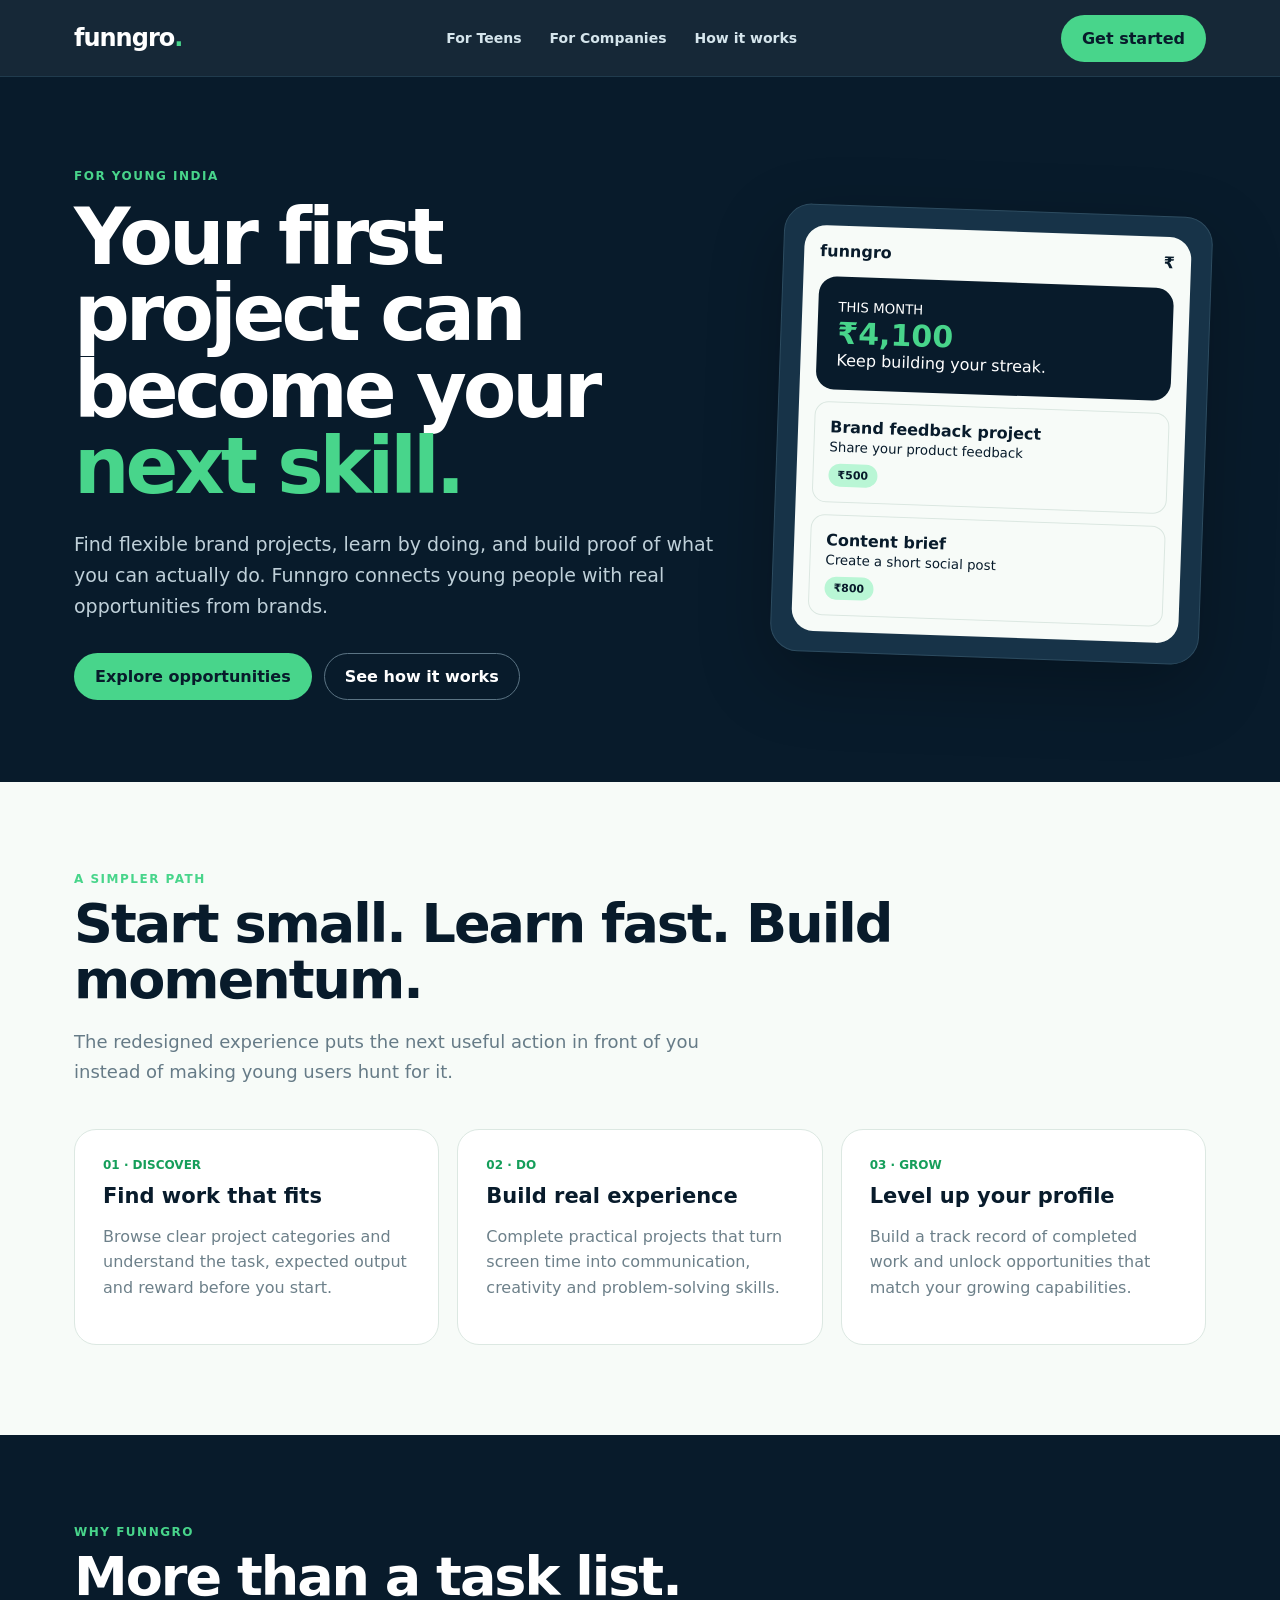
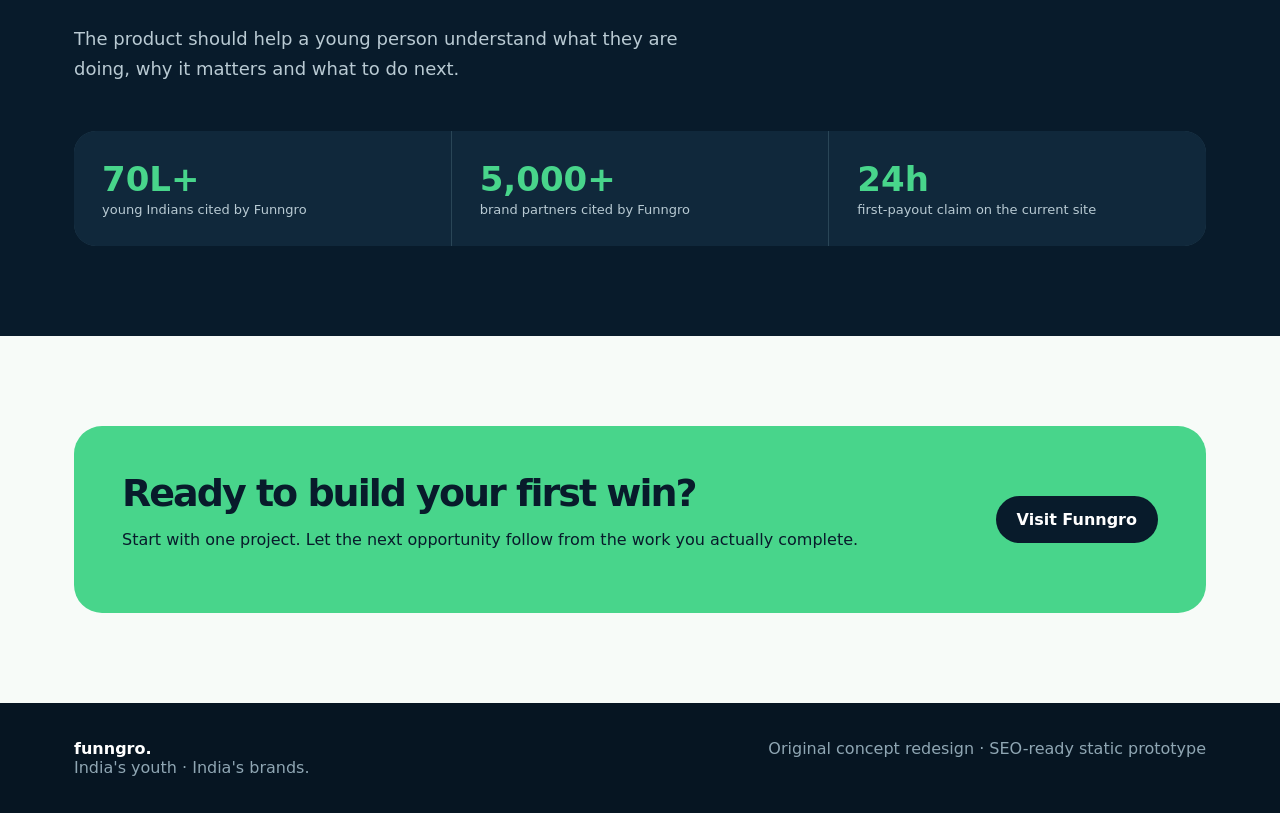
<file: index.html>
<!doctype html><html lang="en"><head><meta charset="utf-8"><meta name="viewport" content="width=device-width,initial-scale=1"><meta http-equiv="refresh" content="0;url=teen.html"><title>Funngro Revamp Prototype</title></head><body><a href="teen.html">Open prototype</a></body></html>
</file>
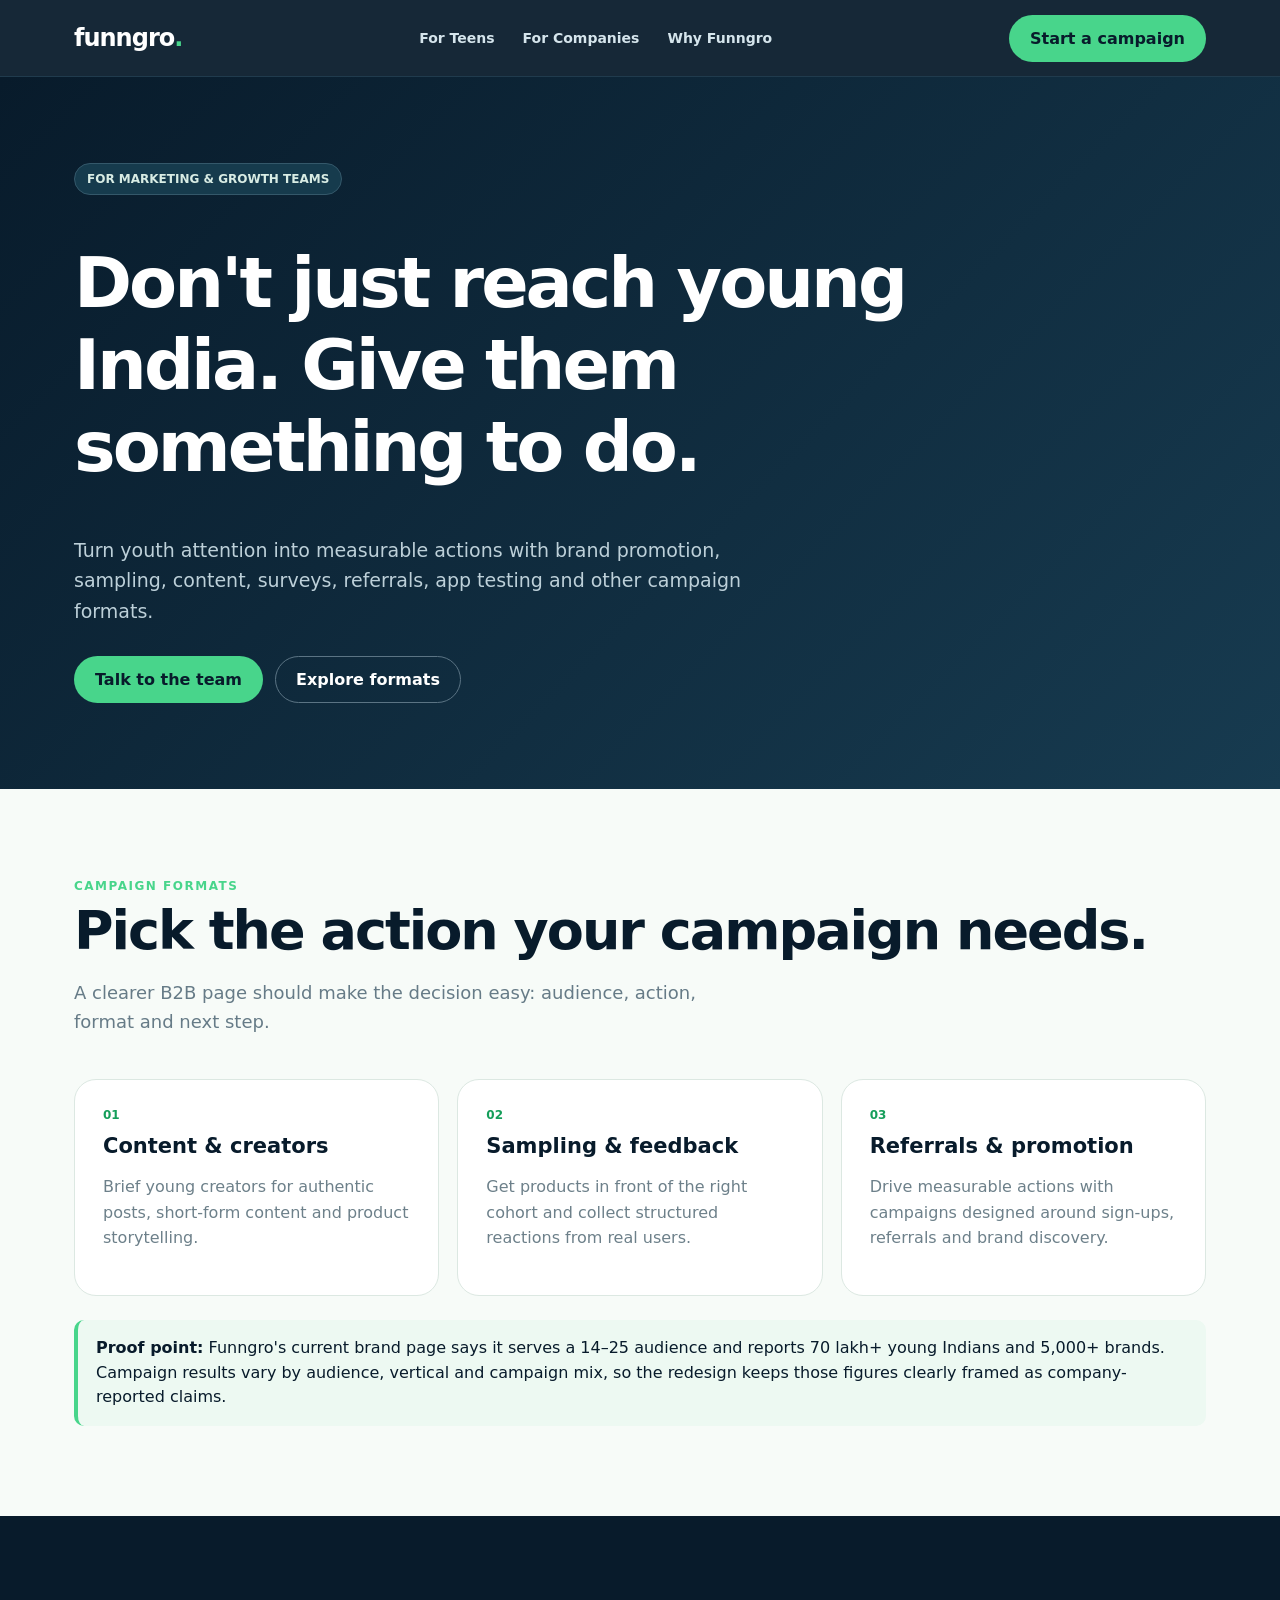
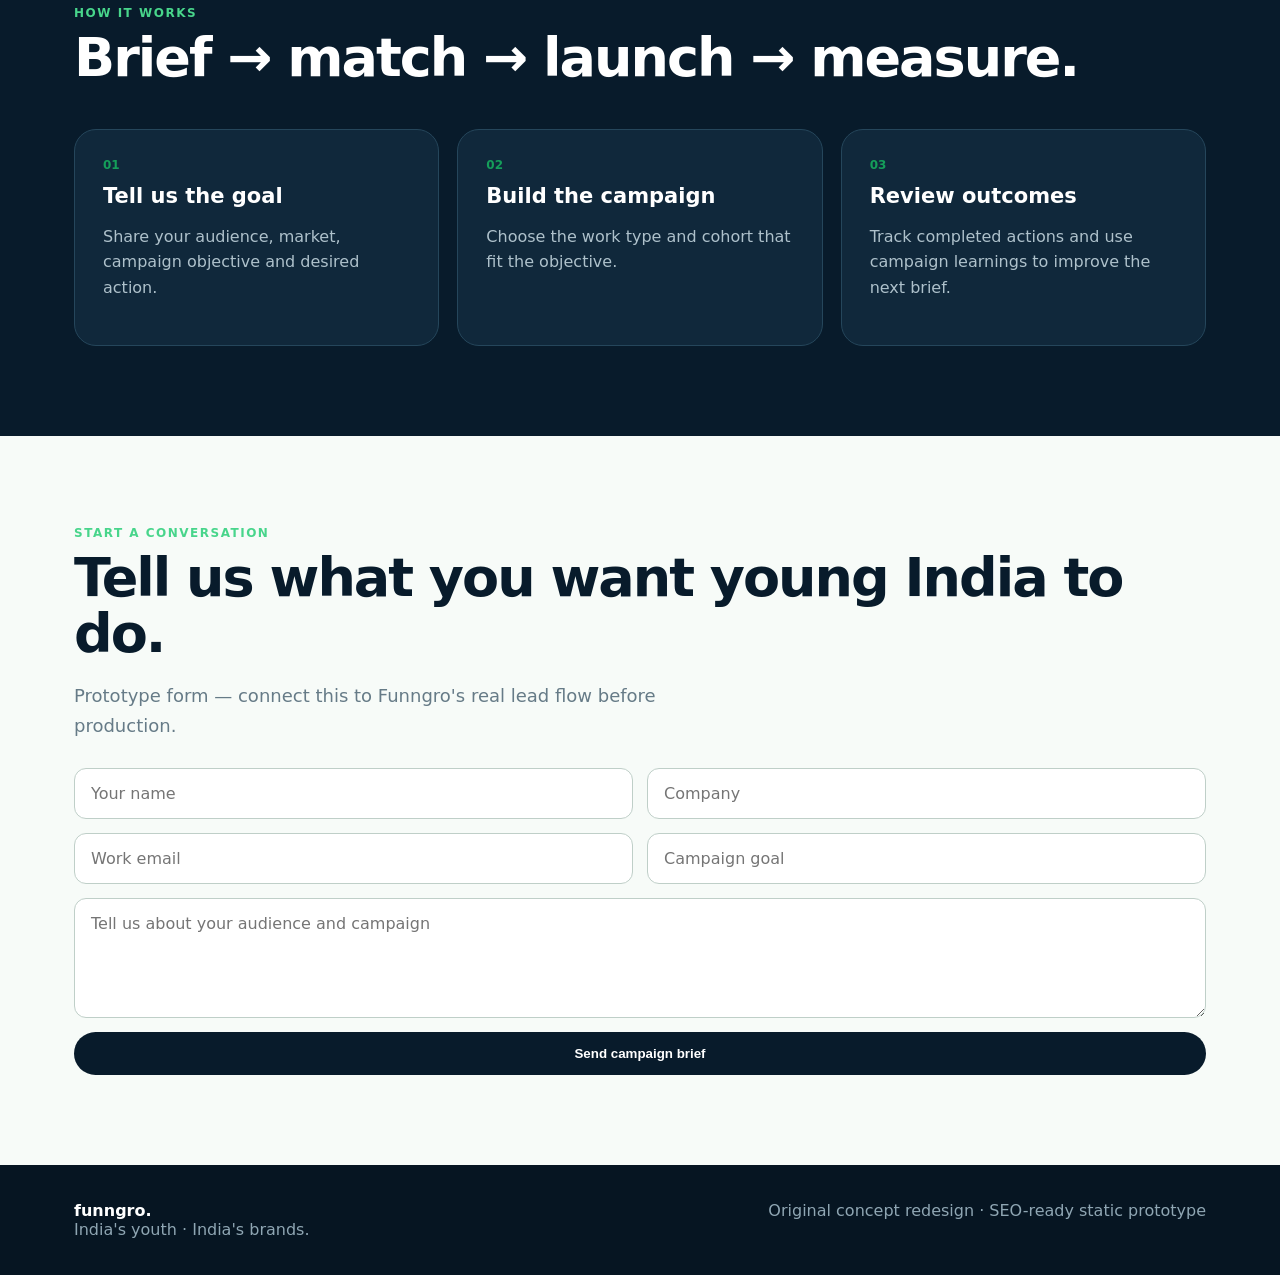
<file: companies.html>
<!doctype html>
<html lang="en">
<head>
<meta charset="utf-8"><meta name="viewport" content="width=device-width,initial-scale=1">
<title>Hire Young India — Funngro for Companies</title>
<meta name="description" content="Reach young India through brand promotion, sampling, content, surveys, referrals and other campaign formats on Funngro.">
<link rel="canonical" href="https://www.funngro.com/for-brands">
<meta property="og:title" content="Hire Young India — Funngro for Companies"><meta property="og:description" content="Campaigns built around action, not just impressions.">
<link rel="stylesheet" href="styles.css">
<script type="application/ld+json">{"@context":"https://schema.org","@type":"WebPage","name":"Funngro for Companies","description":"Brand campaign and youth marketing opportunities through Funngro."}</script>
</head>
<body>
<nav class="nav"><div class="wrap navin"><a class="logo" href="index.html">funngro<span>.</span></a><div class="links"><a href="teen.html">For Teens</a><a href="companies.html">For Companies</a><a href="#why">Why Funngro</a></div><a class="btn btn-primary" href="#contact">Start a campaign</a></div></nav>
<header class="company-hero"><div class="wrap"><span class="audience">FOR MARKETING & GROWTH TEAMS</span><h1>Don't just reach young India. Give them something to do.</h1><p>Turn youth attention into measurable actions with brand promotion, sampling, content, surveys, referrals, app testing and other campaign formats.</p><div class="actions"><a class="btn btn-primary" href="#contact">Talk to the team</a><a class="btn btn-outline" href="#why">Explore formats</a></div></div></header>
<section class="section" id="why"><div class="wrap"><div class="eyebrow">Campaign formats</div><h2>Pick the action your campaign needs.</h2><p class="lead">A clearer B2B page should make the decision easy: audience, action, format and next step.</p>
<div class="grid3"><article class="card"><div class="num">01</div><h3>Content & creators</h3><p>Brief young creators for authentic posts, short-form content and product storytelling.</p></article><article class="card"><div class="num">02</div><h3>Sampling & feedback</h3><p>Get products in front of the right cohort and collect structured reactions from real users.</p></article><article class="card"><div class="num">03</div><h3>Referrals & promotion</h3><p>Drive measurable actions with campaigns designed around sign-ups, referrals and brand discovery.</p></article></div>
<div class="notice"><strong>Proof point:</strong> Funngro's current brand page says it serves a 14–25 audience and reports 70 lakh+ young Indians and 5,000+ brands. Campaign results vary by audience, vertical and campaign mix, so the redesign keeps those figures clearly framed as company-reported claims.</div>
</div></section>
<section class="section dark"><div class="wrap"><div class="eyebrow">How it works</div><h2>Brief → match → launch → measure.</h2><div class="grid3"><article class="card"><div class="num">01</div><h3>Tell us the goal</h3><p>Share your audience, market, campaign objective and desired action.</p></article><article class="card"><div class="num">02</div><h3>Build the campaign</h3><p>Choose the work type and cohort that fit the objective.</p></article><article class="card"><div class="num">03</div><h3>Review outcomes</h3><p>Track completed actions and use campaign learnings to improve the next brief.</p></article></div></div></section>
<section class="section" id="contact"><div class="wrap"><div class="eyebrow">Start a conversation</div><h2>Tell us what you want young India to do.</h2><p class="lead">Prototype form — connect this to Funngro's real lead flow before production.</p>
<form class="form" action="mailto:hello@funngro.com" method="post" enctype="text/plain"><input class="input" name="name" placeholder="Your name" required><input class="input" name="company" placeholder="Company" required><input class="input" name="email" type="email" placeholder="Work email" required><input class="input" name="goal" placeholder="Campaign goal"><textarea class="input textarea full" name="message" placeholder="Tell us about your audience and campaign"></textarea><button class="btn btn-dark full" type="submit">Send campaign brief</button></form></div></section>
<footer class="footer"><div class="wrap footerin"><div><b>funngro.</b><br>India's youth · India's brands.</div><div>Original concept redesign · SEO-ready static prototype</div></div></footer>
</body></html>
</file>
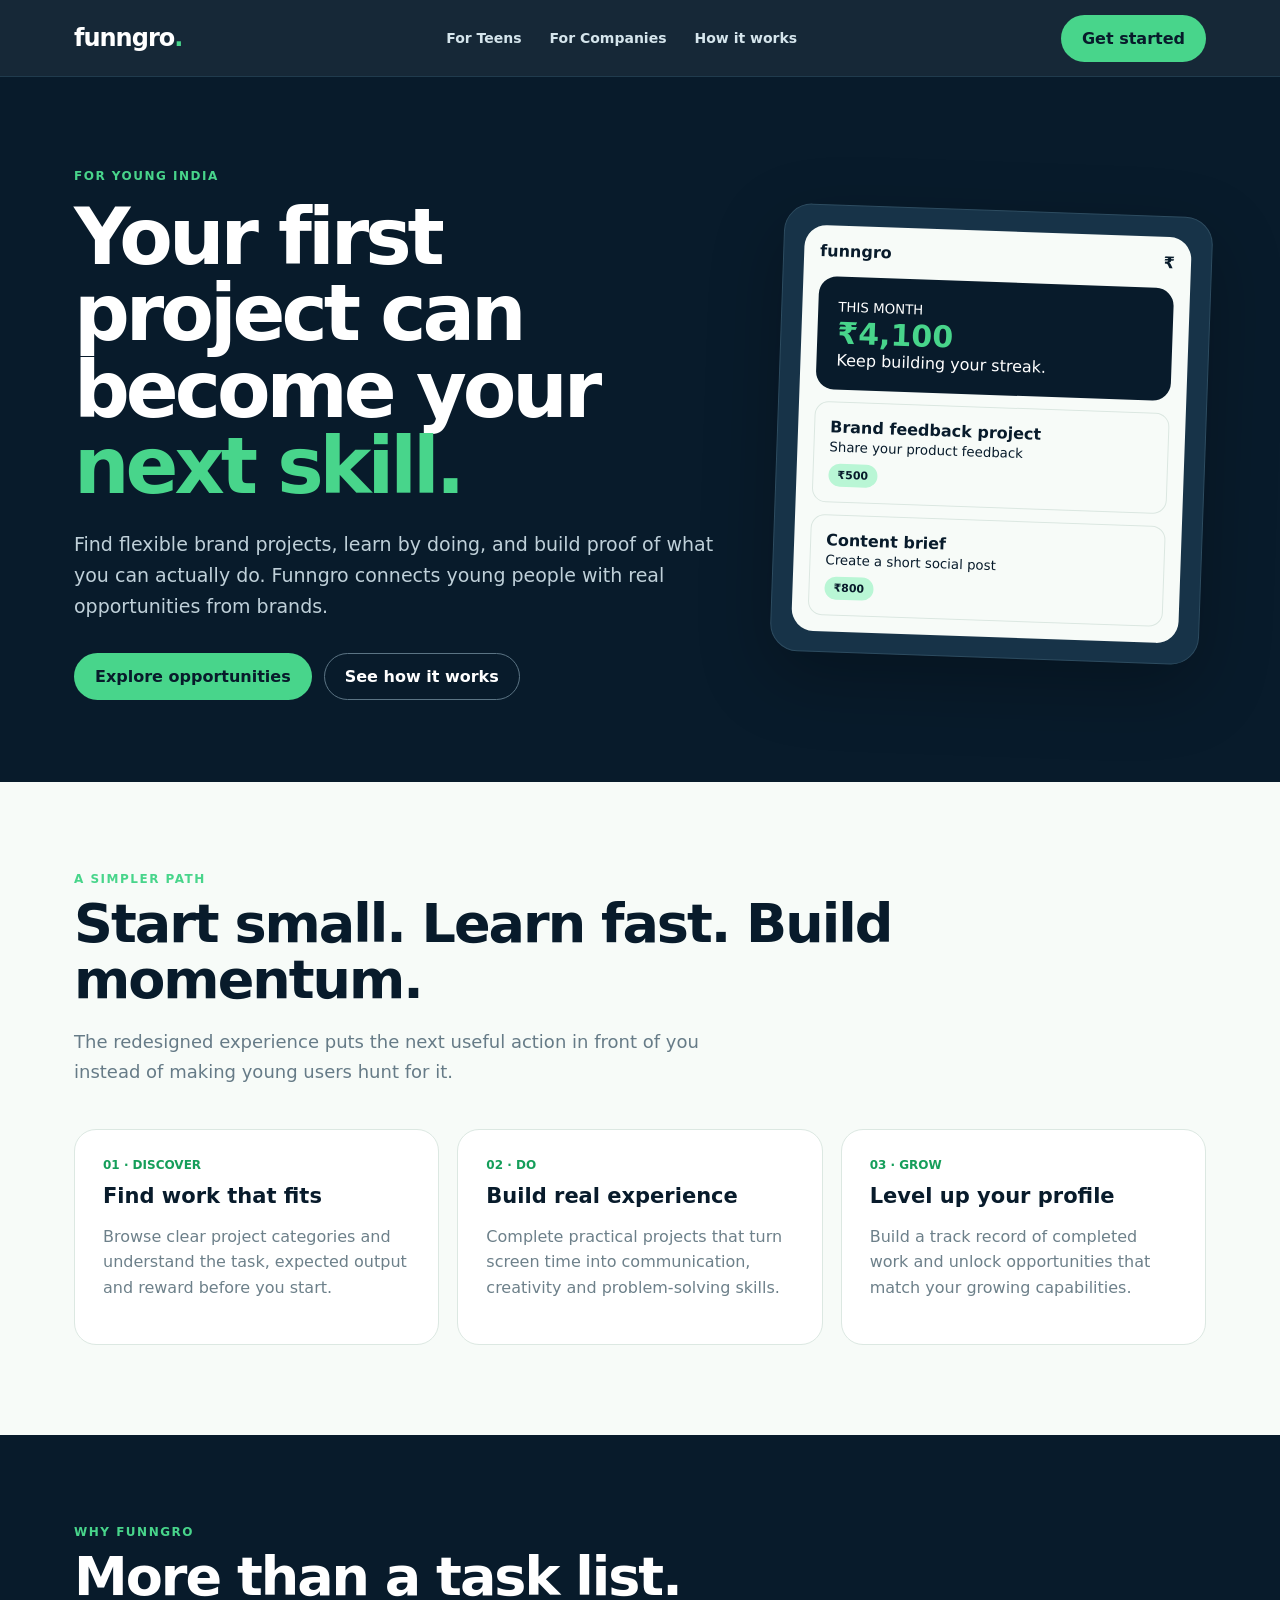
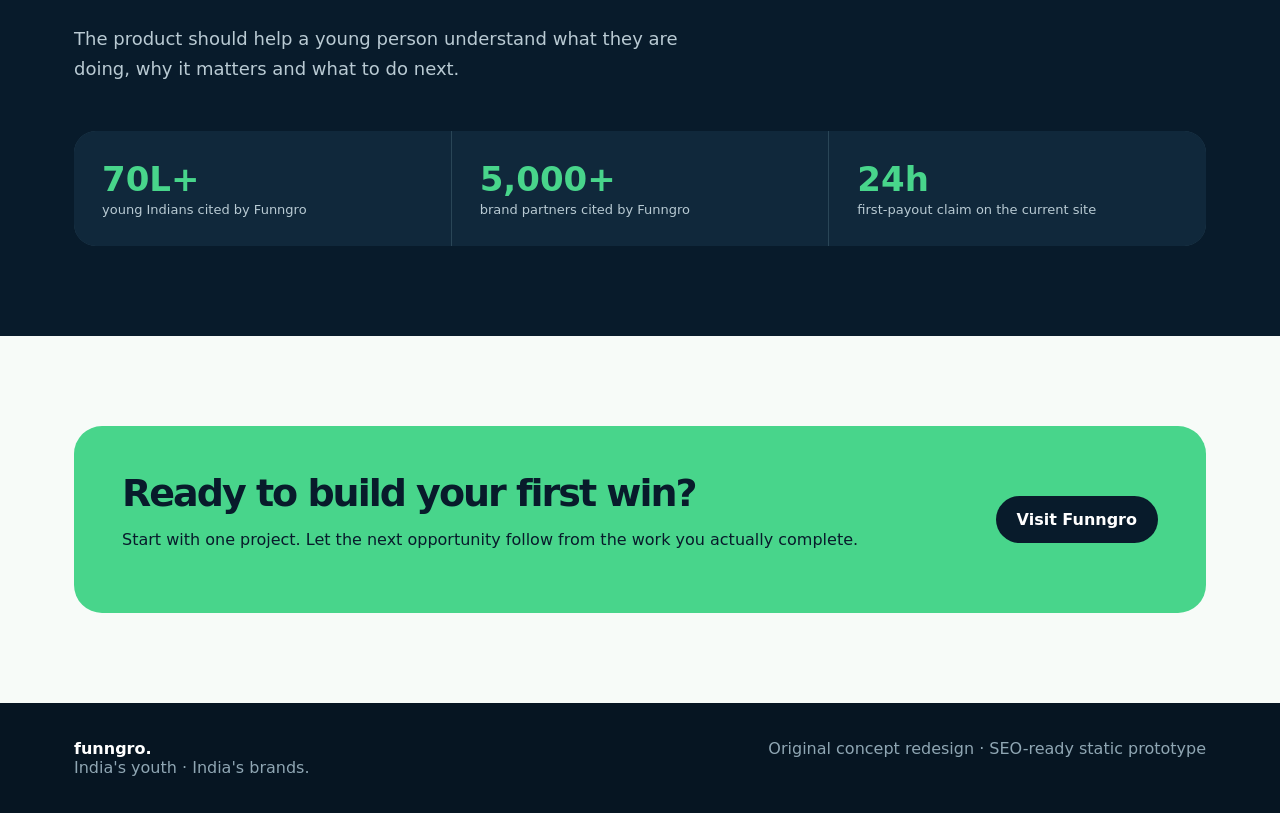
<file: teen.html>
<!doctype html>
<html lang="en">
<head>
<meta charset="utf-8"><meta name="viewport" content="width=device-width,initial-scale=1">
<title>Earn, Learn & Build — Funngro for Teens</title>
<meta name="description" content="Discover flexible brand projects, build real-world skills and earn through Funngro's teen platform.">
<link rel="canonical" href="https://www.funngro.com/teen">
<meta property="og:title" content="Earn, Learn & Build — Funngro for Teens"><meta property="og:description" content="Real projects. Real skills. Flexible opportunities for young India.">
<link rel="stylesheet" href="styles.css">
<script type="application/ld+json">{"@context":"https://schema.org","@type":"WebPage","name":"Funngro for Teens","description":"Flexible project opportunities and skill-building for young people in India."}</script>
</head>
<body>
<nav class="nav"><div class="wrap navin"><a class="logo" href="index.html">funngro<span>.</span></a><div class="links"><a href="teen.html">For Teens</a><a href="companies.html">For Companies</a><a href="#how">How it works</a></div><a class="btn btn-primary" href="#start">Get started</a></div></nav>
<header class="hero"><div class="wrap hero-grid"><div><div class="eyebrow">For young India</div><h1>Your first project can become your <em>next skill.</em></h1><p>Find flexible brand projects, learn by doing, and build proof of what you can actually do. Funngro connects young people with real opportunities from brands.</p><div class="actions"><a class="btn btn-primary" href="#start">Explore opportunities</a><a class="btn btn-outline" href="#how">See how it works</a></div></div>
<div class="mock"><div class="phone"><div class="phone-top"><span>funngro</span><span>₹</span></div><div class="earn"><small>THIS MONTH</small><strong>₹4,100</strong><span>Keep building your streak.</span></div><div class="task"><b>Brand feedback project</b><small>Share your product feedback</small><div><span class="pill">₹500</span></div></div><div class="task"><b>Content brief</b><small>Create a short social post</small><div><span class="pill">₹800</span></div></div></div></div></div></header>
<section class="section" id="how"><div class="wrap"><div class="eyebrow">A simpler path</div><h2>Start small. Learn fast. Build momentum.</h2><p class="lead">The redesigned experience puts the next useful action in front of you instead of making young users hunt for it.</p>
<div class="grid3"><article class="card"><div class="num">01 · DISCOVER</div><h3>Find work that fits</h3><p>Browse clear project categories and understand the task, expected output and reward before you start.</p></article><article class="card"><div class="num">02 · DO</div><h3>Build real experience</h3><p>Complete practical projects that turn screen time into communication, creativity and problem-solving skills.</p></article><article class="card"><div class="num">03 · GROW</div><h3>Level up your profile</h3><p>Build a track record of completed work and unlock opportunities that match your growing capabilities.</p></article></div></div></section>
<section class="section dark"><div class="wrap"><div class="eyebrow">Why Funngro</div><h2>More than a task list.</h2><p class="lead">The product should help a young person understand what they are doing, why it matters and what to do next.</p><div class="stats"><div class="stat"><strong>70L+</strong><span>young Indians cited by Funngro</span></div><div class="stat"><strong>5,000+</strong><span>brand partners cited by Funngro</span></div><div class="stat"><strong>24h</strong><span>first-payout claim on the current site</span></div></div></div></section>
<section class="section" id="start"><div class="wrap"><div class="cta"><div><h2>Ready to build your first win?</h2><p>Start with one project. Let the next opportunity follow from the work you actually complete.</p></div><a class="btn btn-dark" href="https://www.funngro.com/teen">Visit Funngro</a></div></div></section>
<footer class="footer"><div class="wrap footerin"><div><b>funngro.</b><br>India's youth · India's brands.</div><div>Original concept redesign · SEO-ready static prototype</div></div></footer>
</body></html>
</file>
<file: styles.css>
:root{--ink:#081b2b;--ink2:#10283b;--mint:#48d58b;--mint2:#b9f6d5;--cream:#f7fbf8;--muted:#a9bdc9;--line:#244156;--white:#fff}
*{box-sizing:border-box}html{scroll-behavior:smooth}body{margin:0;font-family:Inter,ui-sans-serif,system-ui,-apple-system,BlinkMacSystemFont,"Segoe UI",sans-serif;background:var(--cream);color:var(--ink)}
a{text-decoration:none;color:inherit}.wrap{max-width:1180px;margin:auto;padding:0 24px}
.nav{position:sticky;top:0;z-index:20;background:rgba(8,27,43,.94);backdrop-filter:blur(16px);color:#fff;border-bottom:1px solid #203b4d}
.navin{height:76px;display:flex;align-items:center;justify-content:space-between}.logo{font-weight:900;font-size:24px;letter-spacing:-1px}.logo span{color:var(--mint)}
.links{display:flex;gap:28px;align-items:center;color:#d5e5ec;font-size:14px;font-weight:700}.links a:hover{color:var(--mint)}
.btn{display:inline-flex;align-items:center;justify-content:center;border-radius:999px;padding:13px 20px;font-weight:800;border:1px solid transparent}.btn-primary{background:var(--mint);color:var(--ink)}.btn-dark{background:var(--ink);color:#fff}.btn-outline{border-color:#5b7484;color:#fff}
.hero{background:var(--ink);color:#fff;padding:92px 0 82px;overflow:hidden}.hero-grid{display:grid;grid-template-columns:1.2fr .8fr;gap:60px;align-items:center}
.eyebrow{color:var(--mint);font-weight:900;text-transform:uppercase;letter-spacing:1.5px;font-size:12px}.hero h1{font-size:clamp(44px,7vw,78px);line-height:.98;letter-spacing:-4px;margin:16px 0 24px}.hero h1 em{font-style:normal;color:var(--mint)}.hero p{font-size:19px;line-height:1.65;color:#bfd0d9;max-width:670px}.actions{display:flex;gap:12px;flex-wrap:wrap;margin-top:30px}
.mock{background:#173348;border:1px solid #2d4c60;border-radius:28px;padding:20px;box-shadow:0 25px 70px rgba(0,0,0,.25);transform:rotate(2deg)}.phone{background:#f7fbf8;border-radius:22px;padding:16px;color:var(--ink)}.phone-top{display:flex;justify-content:space-between;font-weight:900}.earn{margin-top:16px;background:var(--ink);color:#fff;border-radius:18px;padding:20px}.earn strong{display:block;font-size:30px;color:var(--mint)}.task{margin-top:12px;padding:15px;border:1px solid #dbe7e1;border-radius:14px}.task b{display:block}.pill{display:inline-block;padding:5px 9px;border-radius:99px;background:var(--mint2);font-size:11px;font-weight:900;margin-top:8px}
.section{padding:90px 0}.section.dark{background:var(--ink);color:#fff}.section h2{font-size:clamp(34px,5vw,54px);line-height:1.05;letter-spacing:-2px;margin:10px 0 16px}.lead{color:#667b87;max-width:650px;font-size:18px;line-height:1.65}.dark .lead{color:#b9cad3}
.grid3{display:grid;grid-template-columns:repeat(3,1fr);gap:18px;margin-top:42px}.card{padding:28px;border:1px solid #dce8e2;border-radius:22px;background:#fff}.dark .card{background:#10283b;border-color:#25465b}.num{font-size:12px;color:#159e5a;font-weight:900}.card h3{font-size:21px;margin:12px 0 8px}.card p{color:#6d808a;line-height:1.6}.dark .card p{color:#aec1cb}
.stats{display:grid;grid-template-columns:repeat(3,1fr);gap:1px;background:#2a4657;margin-top:48px;border-radius:22px;overflow:hidden}.stat{background:var(--ink2);padding:28px}.stat strong{font-size:34px;color:var(--mint);display:block}.stat span{color:#b8cad3;font-size:13px}
.cta{background:var(--mint);border-radius:28px;padding:48px;color:var(--ink);display:flex;justify-content:space-between;align-items:center;gap:24px}.cta h2{margin:0;font-size:38px}.footer{background:#061522;color:#8fa6b3;padding:36px 0}.footerin{display:flex;justify-content:space-between;gap:20px;flex-wrap:wrap}.footer b{color:#fff}
.company-hero{background:linear-gradient(135deg,var(--ink),#173b50);color:#fff;padding:86px 0}.company-hero h1{font-size:clamp(44px,6vw,70px);letter-spacing:-3px;max-width:900px}.company-hero p{font-size:19px;line-height:1.6;color:#bdd0d9;max-width:720px}.audience{display:inline-flex;background:#163b4d;border:1px solid #34586a;border-radius:99px;padding:8px 12px;color:#d8ece4;font-size:12px;font-weight:900}
.form{display:grid;grid-template-columns:1fr 1fr;gap:14px;margin-top:28px}.input{padding:15px 16px;border-radius:12px;border:1px solid #bfcfc8;background:#fff;font:inherit}.full{grid-column:1/-1}.textarea{min-height:120px;resize:vertical}
.notice{padding:16px 18px;border-left:4px solid var(--mint);background:#edf9f2;border-radius:10px;margin-top:24px;line-height:1.55}
@media(max-width:800px){.links{display:none}.hero-grid{grid-template-columns:1fr}.mock{max-width:430px;margin:auto}.grid3,.stats{grid-template-columns:1fr}.cta{flex-direction:column;align-items:flex-start}.form{grid-template-columns:1fr}.full{grid-column:auto}.hero{padding-top:60px}.section{padding:65px 0}}
</file>
